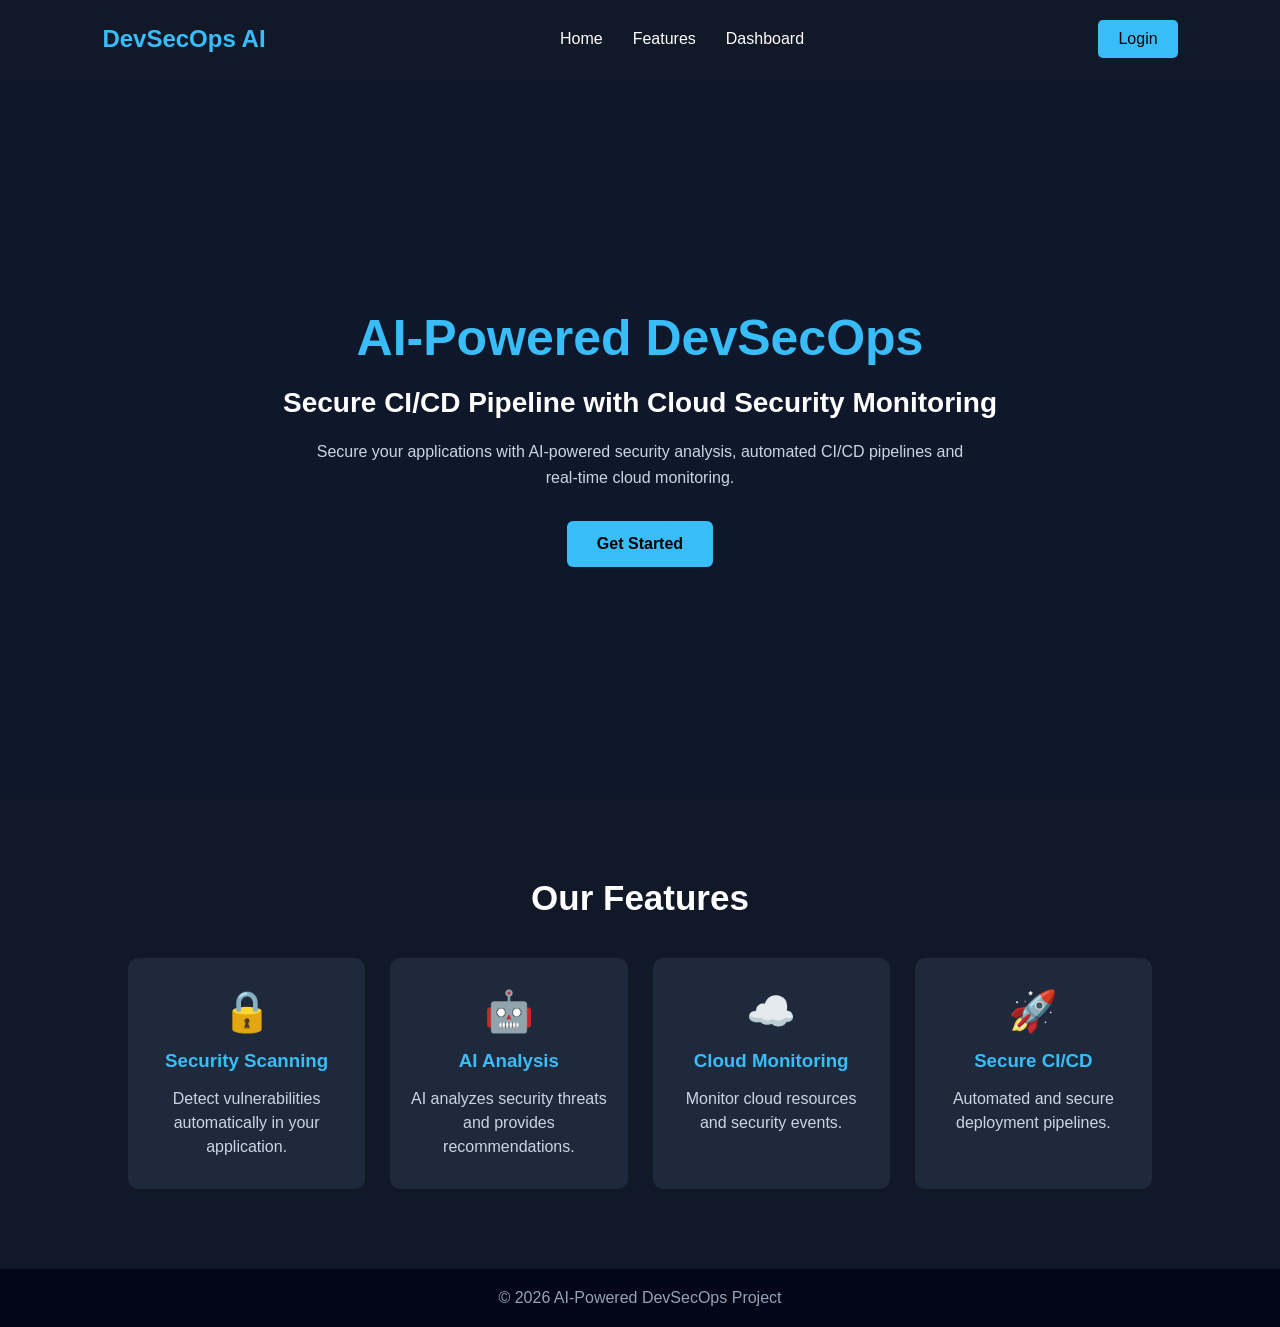
<file: frontend/index.html>
<!DOCTYPE html>
<html lang="en">

<head>
    <meta charset="UTF-8">
    <meta name="viewport" content="width=device-width, initial-scale=1.0">

    <title>AI DevSecOps</title>

    <link rel="stylesheet" href="css/style.css">
</head>

<body>

    <nav class="navbar">

        <div class="logo">
            DevSecOps AI
        </div>

        <ul class="nav-links">
            <li><a href="#home">Home</a></li>
            <li><a href="#features">Features</a></li>
            <li><a href="dashboard.html">Dashboard</a></li>
        </ul>

        <a href="login.html" class="login-btn">
            Login
        </a>

    </nav>


    <section class="hero" id="home">

        <div class="hero-content">

            <h1>
                AI-Powered DevSecOps
            </h1>

            <h2>
                Secure CI/CD Pipeline with Cloud Security Monitoring
            </h2>

            <p>
                Secure your applications with AI-powered security analysis,
                automated CI/CD pipelines and real-time cloud monitoring.
            </p>

            <a href="dashboard.html" class="start-btn">
                Get Started
            </a>

        </div>

    </section>

    <section class="features" id="features">

        <h2>Our Features</h2>

        <div class="feature-container">


            <div class="card">

                <div class="icon">🔒</div>

                <h3>Security Scanning</h3>

                <p>
                    Detect vulnerabilities automatically
                    in your application.
                </p>

            </div>


            <div class="card">

                <div class="icon">🤖</div>

                <h3>AI Analysis</h3>

                <p>
                    AI analyzes security threats
                    and provides recommendations.
                </p>

            </div>


            <div class="card">

                <div class="icon">☁️</div>

                <h3>Cloud Monitoring</h3>

                <p>
                    Monitor cloud resources
                    and security events.
                </p>

            </div>


            <div class="card">

                <div class="icon">🚀</div>

                <h3>Secure CI/CD</h3>

                <p>
                    Automated and secure
                    deployment pipelines.
                </p>

            </div>


        </div>

    </section>

    <footer>

        <p>
            © 2026 AI-Powered DevSecOps Project
        </p>

    </footer>


    <script src="js/main.js"></script>

</body>

</html>
</file>
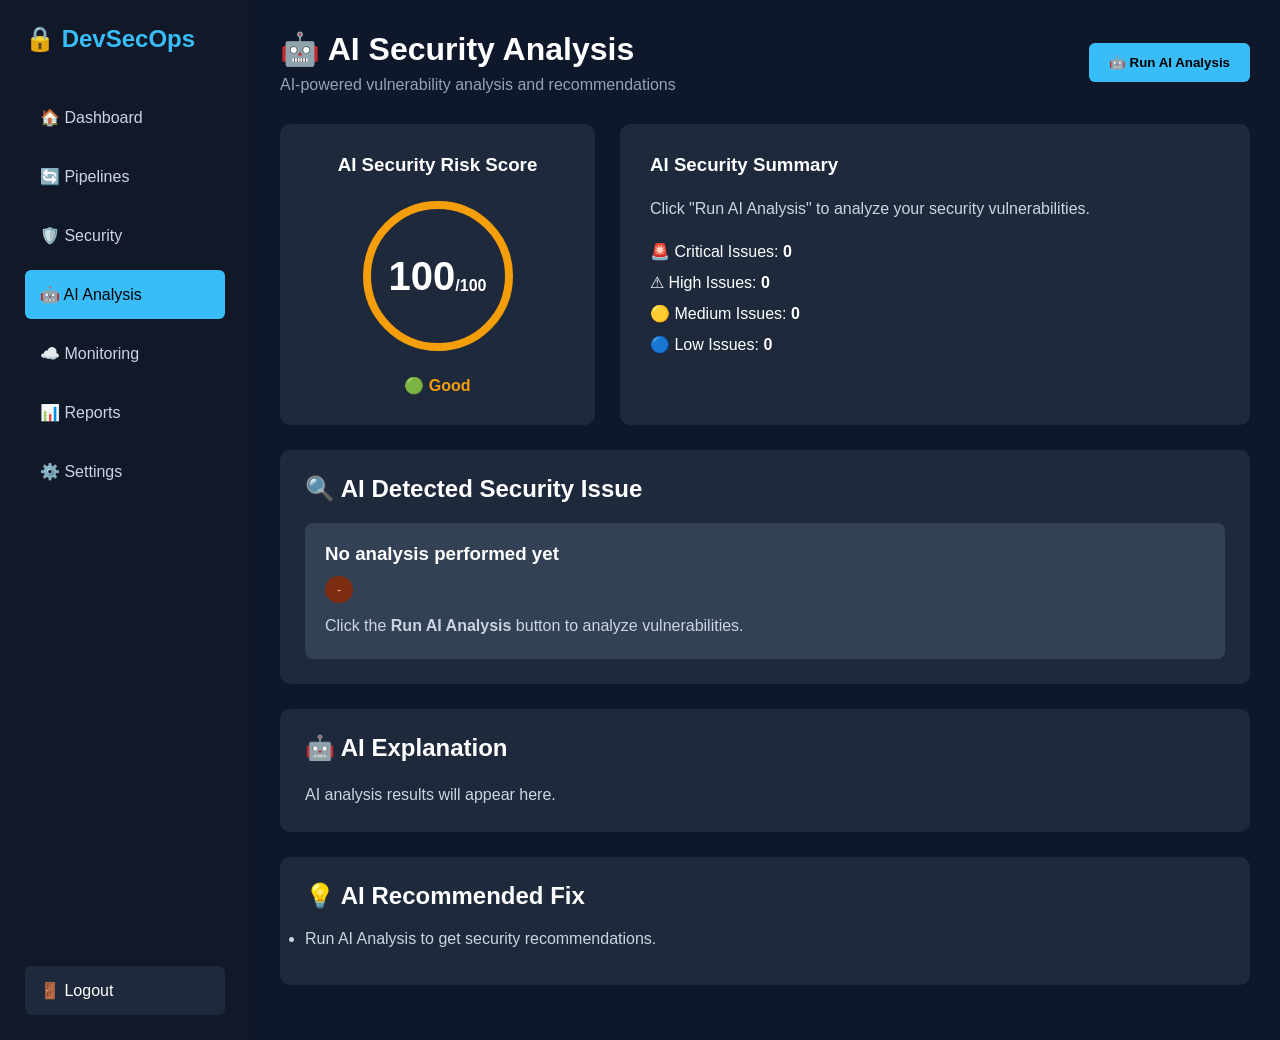
<file: frontend/ai-analysis.html>
<!DOCTYPE html>
<html lang="en">

<head>

    <meta charset="UTF-8">

    <meta name="viewport" content="width=device-width, initial-scale=1.0">

    <title>AI Security Analysis - DevSecOps</title>

    <link rel="stylesheet" href="css/ai-analysis.css">

</head>


<body>


    <div class="ai-container">


        <!-- ==============================
             SIDEBAR
        =============================== -->

        <aside class="sidebar">

            <div class="sidebar-logo">

                <h2>
                    🔒 DevSecOps
                </h2>

            </div>


            <ul class="menu">

                <li>

                    <a href="dashboard.html">
                        🏠 Dashboard
                    </a>

                </li>


                <li>

                    <a href="pipelines.html">
                        🔄 Pipelines
                    </a>

                </li>


                <li>

                    <a href="vulnerabilities.html">
                        🛡️ Security
                    </a>

                </li>


                <li class="active">

                    🤖 AI Analysis

                </li>


                <li>

                    <a href="monitoring.html">
                        ☁️ Monitoring
                    </a>

                </li>


                <li>

                    <a href="reports.html">
                        📊 Reports
                    </a>

                </li>


                <li>

                    <a href="settings.html">
                        ⚙️ Settings
                    </a>

                </li>

            </ul>


            <a href="#" class="logout" id="logoutBtn">

                🚪 Logout

            </a>

        </aside>



        <!-- ==============================
             MAIN CONTENT
        =============================== -->

        <main class="main-content">


            <!-- PAGE HEADER -->

            <div class="page-header">

                <div>

                    <h1>
                        🤖 AI Security Analysis
                    </h1>

                    <p>
                        AI-powered vulnerability analysis
                        and recommendations
                    </p>

                </div>


                <button id="analyzeBtn">

                    🤖 Run AI Analysis

                </button>

            </div>



            <!-- ==============================
                 RISK SECTION
            =============================== -->

            <section class="risk-section">


                <!-- RISK SCORE -->

                <div class="risk-card">

                    <h3>
                        AI Security Risk Score
                    </h3>


                    <div class="score-circle">

                        <span id="riskScore">
                            100
                        </span>

                        <small>
                            /100
                        </small>

                    </div>


                    <p id="riskLevel">
                        🟢 Good
                    </p>

                </div>



                <!-- SUMMARY -->

                <div class="summary-card">

                    <h3>
                        AI Security Summary
                    </h3>


                    <p id="aiSummary">

                        Click "Run AI Analysis" to
                        analyze your security vulnerabilities.

                    </p>


                    <div class="summary-list">


                        <p>

                            🚨 Critical Issues:

                            <b id="criticalIssues">
                                0
                            </b>

                        </p>


                        <p>

                            ⚠ High Issues:

                            <b id="highIssues">
                                0
                            </b>

                        </p>


                        <p>

                            🟡 Medium Issues:

                            <b id="mediumIssues">
                                0
                            </b>

                        </p>


                        <p>

                            🔵 Low Issues:

                            <b id="lowIssues">
                                0
                            </b>

                        </p>


                    </div>

                </div>

            </section>



            <!-- ==============================
                 DETECTED ISSUE
            =============================== -->

            <section class="analysis-box">

                <h2>
                    🔍 AI Detected Security Issue
                </h2>


                <div class="issue-card" id="issueCard">

                    <h3 id="issueTitle">

                        No analysis performed yet

                    </h3>


                    <span class="severity" id="issueSeverity">

                        -

                    </span>


                    <p id="issueDescription">

                        Click the
                        <b>Run AI Analysis</b>
                        button to analyze vulnerabilities.

                    </p>

                </div>

            </section>



            <!-- ==============================
                 AI EXPLANATION
            =============================== -->

            <section class="analysis-box">

                <h2>
                    🤖 AI Explanation
                </h2>


                <p id="aiExplanation">

                    AI analysis results will appear here.

                </p>

            </section>



            <!-- ==============================
                 RECOMMENDATION
            =============================== -->

            <section class="analysis-box recommendation">

                <h2>
                    💡 AI Recommended Fix
                </h2>


                <ul id="recommendationList">

                    <li>
                        Run AI Analysis to get
                        security recommendations.
                    </li>

                </ul>

            </section>


        </main>

    </div>



    <script src="js/ai-analysis.js"></script>


</body>

</html>
</file>
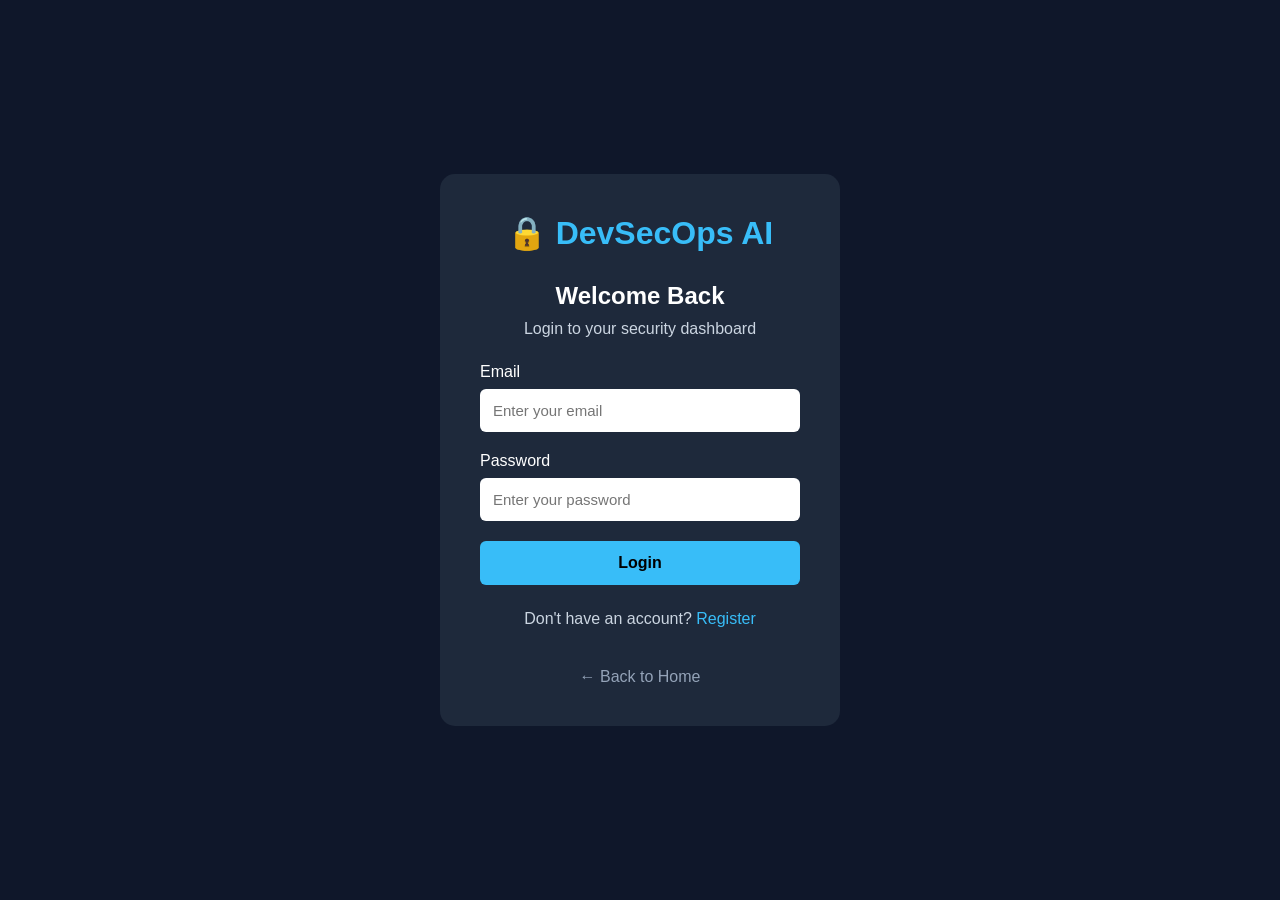
<file: frontend/Dashboard.html>
<!DOCTYPE html>
<html lang="en">

<head>

    <meta charset="UTF-8">

    <meta name="viewport" content="width=device-width, initial-scale=1.0">

    <title>Dashboard - AI DevSecOps</title>

    <link rel="stylesheet" href="css/dashboard.css">

</head>

<body>

    <div class="dashboard-container">

        <aside class="sidebar">

            <div class="sidebar-logo">
                <h2>🔒 DevSecOps</h2>
            </div>

            <ul class="menu">

                <li class="active">
                    🏠 Dashboard
                </li>

                <li>
                    <a href="pipelines.html">🔄 Pipelines</a>
                </li>

                <li>
                    <a href="vulnerabilities.html">
                        🛡️ Security
                    </a>
                </li>

                <li>
                    <a href="ai-analysis.html">
                        🤖 AI Analysis
                    </a>
                </li>

                <li>
                    <a href="monitoring.html">
                        ☁️ Monitoring
                    </a>
                </li>

                <li>
                    <a href="reports.html">
                        📊 Reports
                    </a>
                </li>

                <li>
                    <a href="settings.html">
                        ⚙️ Settings
                    </a>
                </li>

            </ul>

            <a href="#" class="logout" id="logoutBtn">
                🚪 Logout
            </a>

        </aside>


        <main class="main-content">

            <div class="topbar">

                <div>

                    <h1>
                        Welcome, <span id="userName">User</span> 👋
                    </h1>

                    <p>Welcome to AI-Powered DevSecOps</p>

                </div>

                <div class="profile">

                    🔔

                    <span>👤 Admin</span>

                </div>

            </div>


            <!-- DASHBOARD CARDS -->

            <section class="cards">

                <div class="dashboard-card">

                    <h3>Security Score</h3>

                    <h2 class="score" id="securityScore">
                        --/100
                    </h2>

                    <p id="securityStatus">
                        Loading...
                    </p>

                </div>


                <div class="dashboard-card">

                    <h3>Critical Issues</h3>

                    <h2 class="critical" id="criticalIssues">
                        0
                    </h2>

                    <p>Needs Attention</p>

                </div>


                <div class="dashboard-card">

                    <h3>High Issues</h3>

                    <h2 class="high" id="highIssues">
                        0
                    </h2>

                    <p>Review Required</p>

                </div>


                <div class="dashboard-card">

                    <h3>Pipeline Status</h3>

                    <h2 id="pipelineStatus">
                        Loading...
                    </h2>

                    <p id="pipelineMessage">
                        Checking latest build...
                    </p>

                </div>

            </section>


            <!-- SECURITY OVERVIEW -->

            <section class="content-box">

                <h2>Security Overview</h2>

                <div class="progress-container">

                    <div class="progress-bar">

                        <div class="progress" id="securityProgress">
                            0%
                        </div>

                    </div>

                </div>

            </section>


            <!-- RECENT ACTIVITY -->

            <section class="content-box">

                <h2>Recent Activity</h2>

                <div id="recentActivity">

                    <div class="activity">

                        <span>⏳</span>

                        Loading recent activity...

                    </div>

                </div>

            </section>


        </main>

    </div>


    <script src="js/dashboard.js"></script>

</body>

</html>
</file>
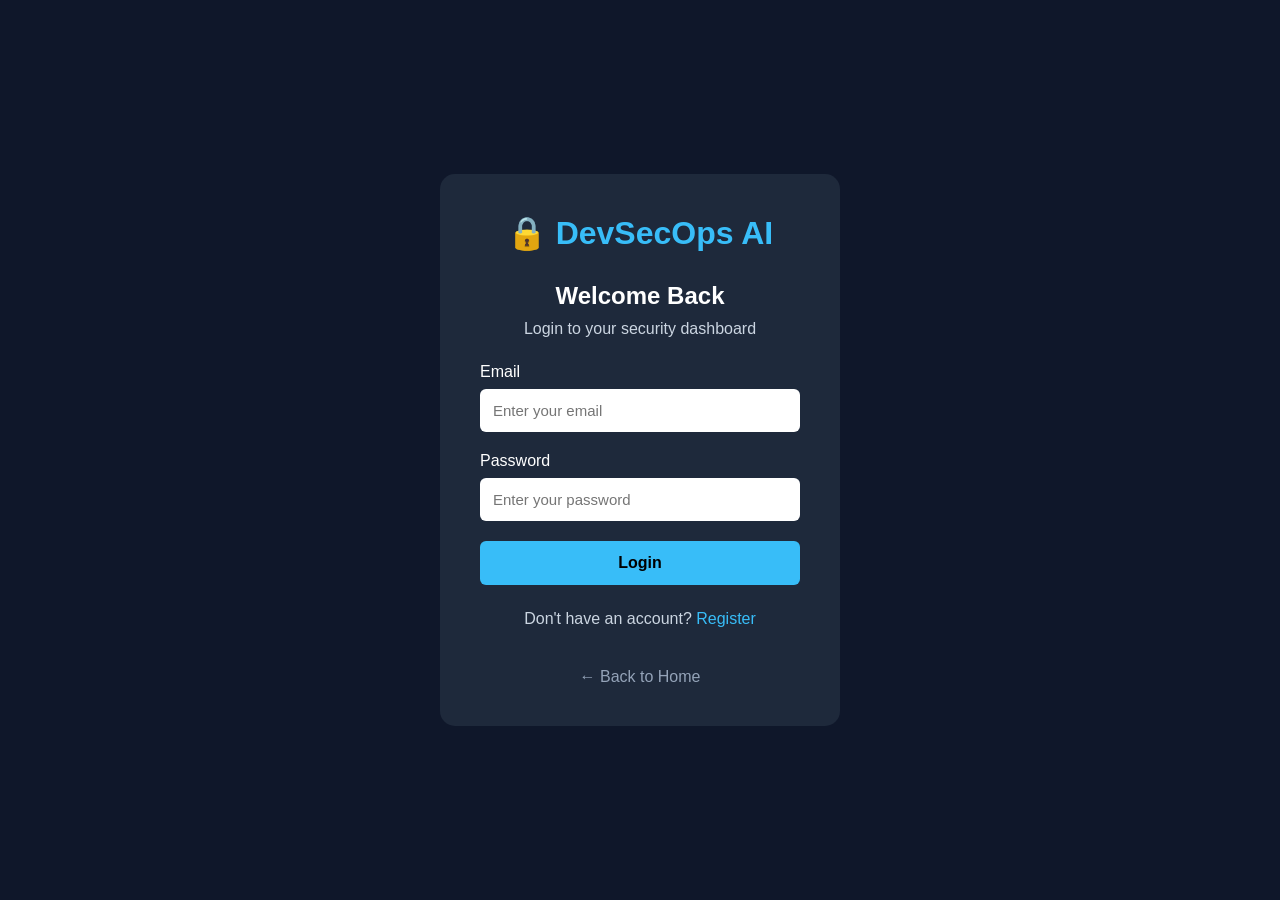
<file: frontend/login.html>
<!DOCTYPE html>
<html lang="en">

<head>
    <meta charset="UTF-8">
    <meta name="viewport" content="width=device-width, initial-scale=1.0">

    <title>Login - AI DevSecOps</title>

    <link rel="stylesheet" href="css/auth.css">
</head>

<body>

    <div class="auth-container">

        <div class="auth-box">

            <h1>🔒 DevSecOps AI</h1>

            <h2>Welcome Back</h2>

            <p>Login to your security dashboard</p>


            <form id="loginForm">

                <label>Email</label>

                <input type="email" id="email" placeholder="Enter your email" required>


                <label>Password</label>

                <input type="password" id="password" placeholder="Enter your password" required>


                <button type="submit">
                    Login
                </button>

            </form>


            <p class="bottom-text">

                Don't have an account?

                <a href="register.html">
                    Register
                </a>

            </p>

            <a href="index.html" class="back-btn">
                ← Back to Home
            </a>

        </div>

    </div>

    <script src="js/auth.js"></script>

</body>

</html>
</file>
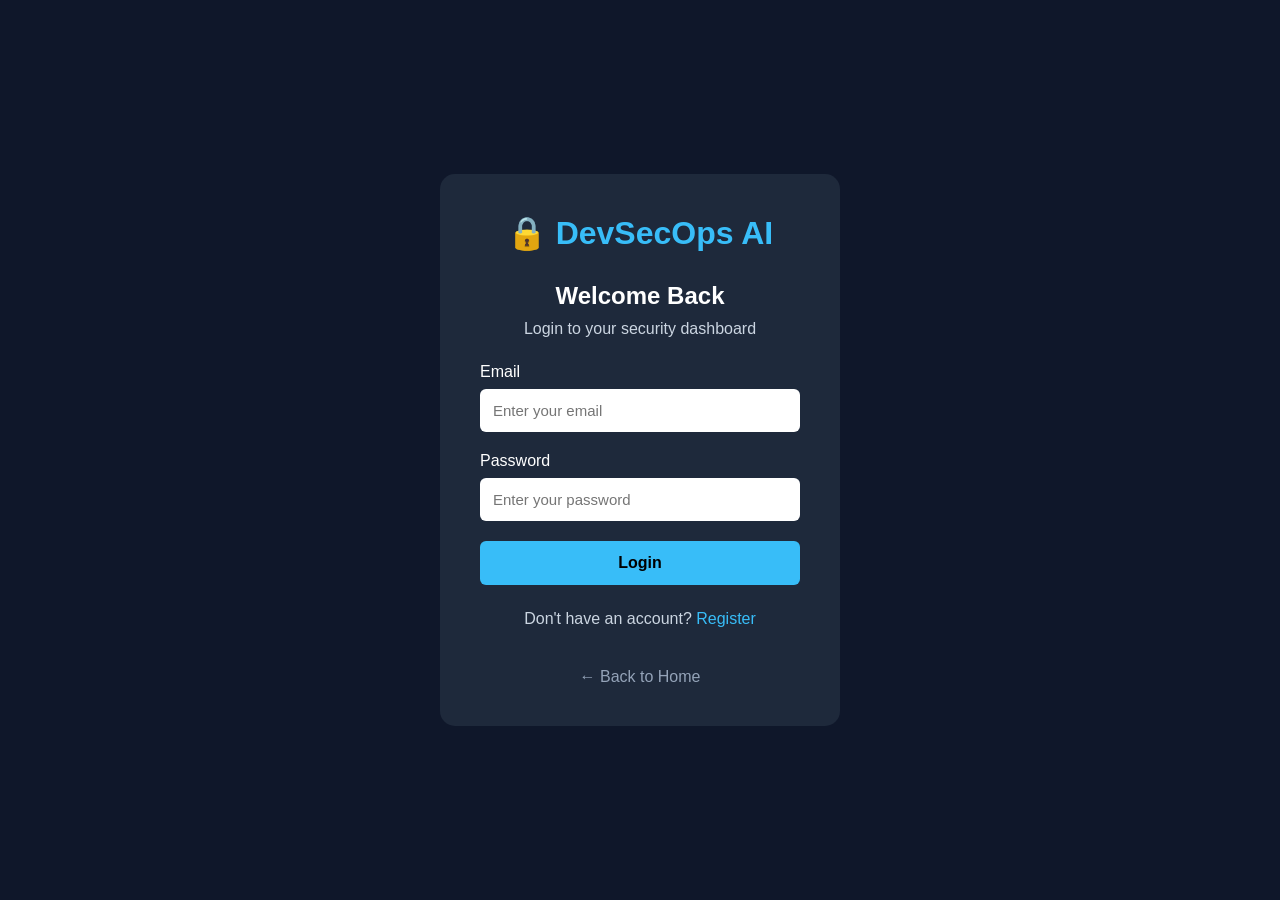
<file: frontend/monitoring.html>
<!DOCTYPE html>
<html lang="en">

<head>

    <meta charset="UTF-8">

    <meta name="viewport" content="width=device-width, initial-scale=1.0">

    <title>Cloud Monitoring - DevSecOps</title>

    <link rel="stylesheet" href="css/monitoring.css">

</head>

<body>

    <div class="monitoring-container">

        <!-- Sidebar -->

        <aside class="sidebar">

            <div class="sidebar-logo">
                <h2>🔒 DevSecOps</h2>
            </div>

            <ul class="menu">

                <li>
                    <a href="dashboard.html">🏠 Dashboard</a>
                </li>

                <li>
                    <a href="pipelines.html">🔄 Pipelines</a>
                </li>

                <li>
                    <a href="vulnerabilities.html">🛡️ Security</a>
                </li>

                <li>
                    <a href="ai-analysis.html">🤖 AI Analysis</a>
                </li>

                <li class="active">
                    ☁️ Monitoring
                </li>

                <li>
                    <a href="reports.html">📊 Reports</a>
                </li>

                <li>
                    <a href="settings.html">⚙️ Settings</a>
                </li>

            </ul>

            <a href="#" class="logout" id="logoutBtn">
                🚪 Logout
            </a>

        </aside>


        <!-- Main Content -->

        <main class="main-content">

            <!-- Header -->

            <div class="page-header">

                <div>

                    <h1>☁️ Cloud Security Monitoring</h1>

                    <p>
                        Monitor your cloud infrastructure and security status
                    </p>

                </div>

                <div>

                    <button id="addServiceBtn">
                        ➕ Add Service
                    </button>

                    <button id="refreshBtn">
                        🔄 Refresh Data
                    </button>

                </div>

            </div>


            <!-- Add Service Form -->

            <section class="content-box" id="addServiceBox" style="display: none;">

                <h2>➕ Add Monitoring Service</h2>

                <div class="usage">

                    <p>Service Name</p>

                    <input type="text" id="serviceName" placeholder="Example: DevSecOps Cloud Server">

                </div>


                <div class="usage">

                    <p>Status</p>

                    <select id="serviceStatus">

                        <option value="Online">
                            Online
                        </option>

                        <option value="Warning">
                            Warning
                        </option>

                        <option value="Offline">
                            Offline
                        </option>

                    </select>

                </div>


                <div class="usage">

                    <p>Uptime (%)</p>

                    <input type="number" id="serviceUptime" value="99.9" min="0" max="100">

                </div>


                <div class="usage">

                    <p>Response Time (ms)</p>

                    <input type="number" id="serviceResponseTime" value="120" min="0">

                </div>


                <button id="saveServiceBtn">
                    💾 Save Service
                </button>

            </section>


            <!-- Monitoring Cards -->

            <section class="monitoring-cards">

                <div class="monitor-card">

                    <h3>🖥️ CPU Usage</h3>

                    <h2 id="cpu">45%</h2>

                    <p>Current Server Usage</p>

                </div>


                <div class="monitor-card">

                    <h3>💾 Memory Usage</h3>

                    <h2 id="memory">62%</h2>

                    <p>Current Memory Usage</p>

                </div>


                <div class="monitor-card">

                    <h3>📁 Disk Usage</h3>

                    <h2 id="disk">38%</h2>

                    <p>Storage Usage</p>

                </div>


                <div class="monitor-card">

                    <h3>🟢 Server Status</h3>

                    <h2 id="serverStatus">
                        Healthy
                    </h2>

                    <p>Cloud Server Running</p>

                </div>

            </section>


            <!-- Resource Usage -->

            <section class="content-box">

                <h2>📊 Resource Usage</h2>


                <div class="usage">

                    <p>CPU Usage</p>

                    <div class="progress-bar">

                        <div class="progress cpu-progress" id="cpuBar" style="width: 45%;"></div>

                    </div>

                </div>


                <div class="usage">

                    <p>Memory Usage</p>

                    <div class="progress-bar">

                        <div class="progress memory-progress" id="memoryBar" style="width: 62%;"></div>

                    </div>

                </div>


                <div class="usage">

                    <p>Disk Usage</p>

                    <div class="progress-bar">

                        <div class="progress disk-progress" id="diskBar" style="width: 38%;"></div>

                    </div>

                </div>

            </section>


            <!-- Monitoring Services -->

            <section class="content-box">

                <h2>☁️ Monitoring Services</h2>

                <div id="monitoringList">

                    <p>
                        Loading monitoring services...
                    </p>

                </div>

            </section>


            <!-- Security Alerts -->

            <section class="content-box">

                <h2>🚨 Recent Security Alerts</h2>


                <div class="alert high-alert">

                    <span>⚠️</span>

                    <div>

                        <h3>High CPU Usage Detected</h3>

                        <p>
                            Server CPU usage exceeded normal threshold.
                        </p>

                    </div>

                </div>


                <div class="alert warning-alert">

                    <span>🛡️</span>

                    <div>

                        <h3>Suspicious Login Attempt</h3>

                        <p>
                            Multiple failed login attempts detected.
                        </p>

                    </div>

                </div>


                <div class="alert success-alert">

                    <span>✅</span>

                    <div>

                        <h3>Security Scan Completed</h3>

                        <p>
                            Cloud infrastructure security scan completed successfully.
                        </p>

                    </div>

                </div>

            </section>

        </main>

    </div>


    <script src="js/monitoring.js"></script>

</body>

</html>
</file>
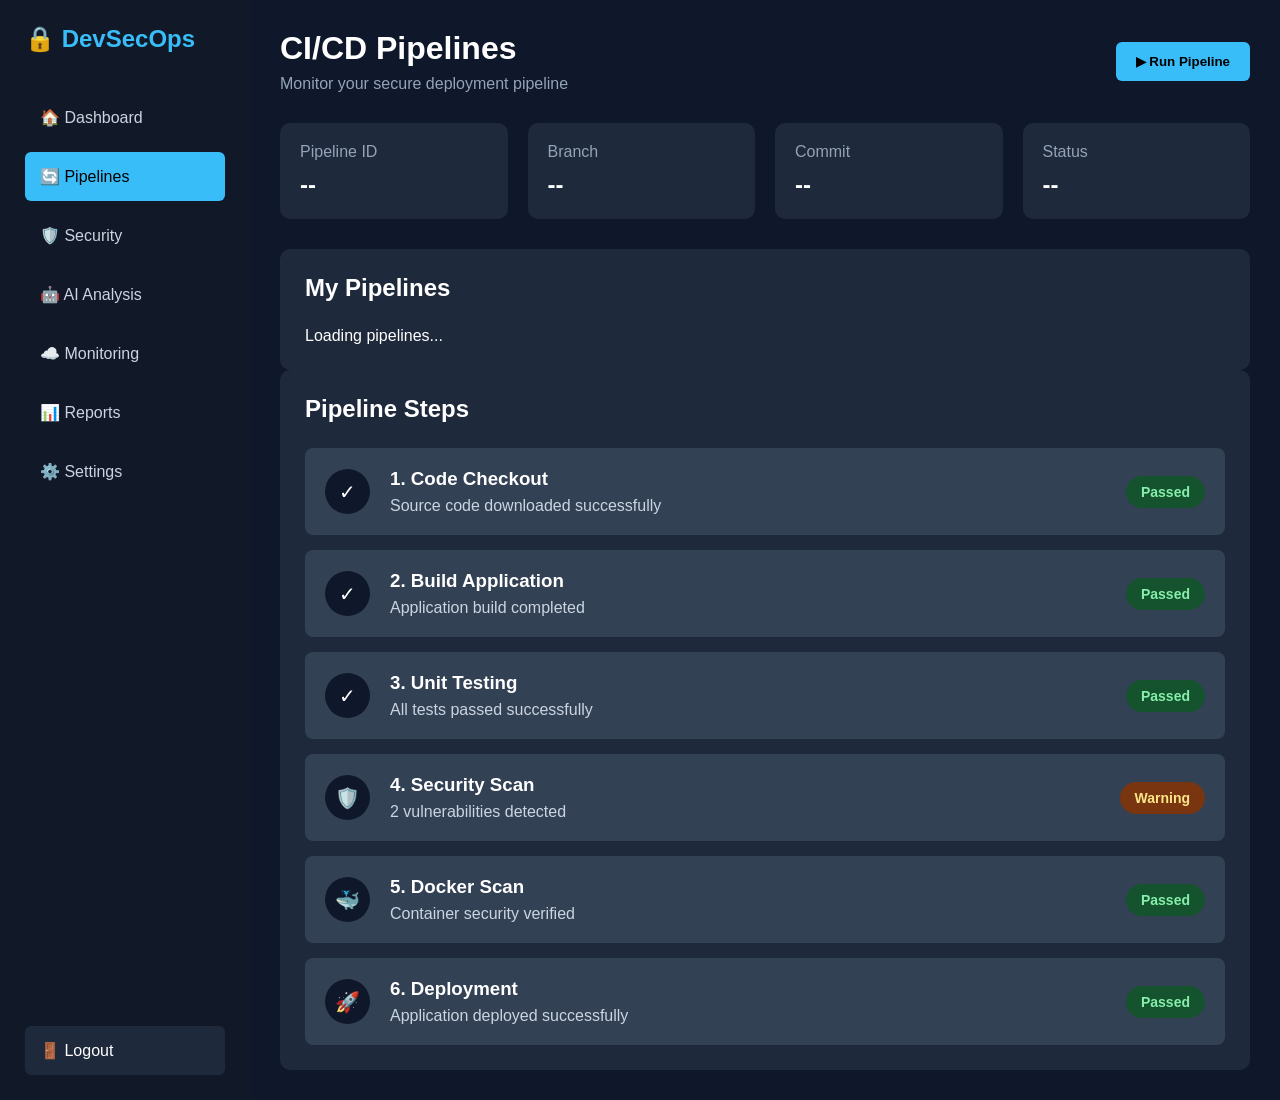
<file: frontend/pipelines.html>
<!DOCTYPE html>
<html lang="en">

<head>
    <meta charset="UTF-8">
    <meta name="viewport" content="width=device-width, initial-scale=1.0">

    <title>CI/CD Pipelines - DevSecOps</title>

    <link rel="stylesheet" href="css/pipeline.css">
</head>

<body>

    <div class="pipeline-container">


        <!-- SIDEBAR -->

        <aside class="sidebar">

            <div class="sidebar-logo">
                <h2>🔒 DevSecOps</h2>
            </div>

            <ul class="menu">

                <li>
                    <a href="dashboard.html">🏠 Dashboard</a>
                </li>

                <li class="active">
                    🔄 Pipelines
                </li>

                <li>
                    <a href="vulnerabilities.html">
                        🛡️ Security
                    </a>
                </li>

                <li>
                    <a href="ai-analysis.html">
                        🤖 AI Analysis
                    </a>
                </li>

                <li>
                    <a href="monitoring.html">
                        ☁️ Monitoring
                    </a>
                </li>

                <li>
                    <a href="reports.html">
                        📊 Reports
                    </a>
                </li>

                <li>
                    <a href="settings.html">
                        ⚙️ Settings
                    </a>
                </li>

            </ul>


            <a href="#" class="logout" id="logoutBtn">
                🚪 Logout
            </a>

        </aside>


        <!-- MAIN CONTENT -->

        <main class="main-content">


            <!-- PAGE HEADER -->

            <div class="page-header">

                <div>

                    <h1>CI/CD Pipelines</h1>

                    <p>
                        Monitor your secure deployment pipeline
                    </p>

                </div>


                <button id="runPipeline">
                    ▶ Run Pipeline
                </button>

            </div>



            <!-- PIPELINE INFO -->

            <section class="pipeline-info">

                <div class="info-card">

                    <p>Pipeline ID</p>

                    <h2 id="pipelineId">
                        --
                    </h2>

                </div>


                <div class="info-card">

                    <p>Branch</p>

                    <h2 id="pipelineBranch">
                        --
                    </h2>

                </div>


                <div class="info-card">

                    <p>Commit</p>

                    <h2 id="pipelineCommit">
                        --
                    </h2>

                </div>


                <div class="info-card">

                    <p>Status</p>

                    <h2 id="pipelineStatus">
                        --
                    </h2>

                </div>

            </section>



            <!-- BACKEND PIPELINES -->

            <section class="pipeline-box">

                <h2>My Pipelines</h2>


                <!-- JavaScript yahan pipelines show karega -->

                <div id="pipelineList">

                    <p>
                        Loading pipelines...
                    </p>

                </div>

            </section>



            <!-- PIPELINE STEPS -->

            <section class="pipeline-box">

                <h2>Pipeline Steps</h2>


                <div class="pipeline-step">

                    <div class="step-icon">
                        ✓
                    </div>

                    <div>

                        <h3>
                            1. Code Checkout
                        </h3>

                        <p>
                            Source code downloaded successfully
                        </p>

                    </div>

                    <span class="status passed">
                        Passed
                    </span>

                </div>



                <div class="pipeline-step">

                    <div class="step-icon">
                        ✓
                    </div>

                    <div>

                        <h3>
                            2. Build Application
                        </h3>

                        <p>
                            Application build completed
                        </p>

                    </div>

                    <span class="status passed">
                        Passed
                    </span>

                </div>



                <div class="pipeline-step">

                    <div class="step-icon">
                        ✓
                    </div>

                    <div>

                        <h3>
                            3. Unit Testing
                        </h3>

                        <p>
                            All tests passed successfully
                        </p>

                    </div>

                    <span class="status passed">
                        Passed
                    </span>

                </div>



                <div class="pipeline-step">

                    <div class="step-icon">
                        🛡️
                    </div>

                    <div>

                        <h3>
                            4. Security Scan
                        </h3>

                        <p>
                            2 vulnerabilities detected
                        </p>

                    </div>

                    <span class="status warning">
                        Warning
                    </span>

                </div>



                <div class="pipeline-step">

                    <div class="step-icon">
                        🐳
                    </div>

                    <div>

                        <h3>
                            5. Docker Scan
                        </h3>

                        <p>
                            Container security verified
                        </p>

                    </div>

                    <span class="status passed">
                        Passed
                    </span>

                </div>



                <div class="pipeline-step">

                    <div class="step-icon">
                        🚀
                    </div>

                    <div>

                        <h3>
                            6. Deployment
                        </h3>

                        <p>
                            Application deployed successfully
                        </p>

                    </div>

                    <span class="status passed">
                        Passed
                    </span>

                </div>

            </section>


        </main>

    </div>



    <!-- PIPELINE JAVASCRIPT -->

    <script src="js/pipeline.js"></script>


</body>

</html>
</file>
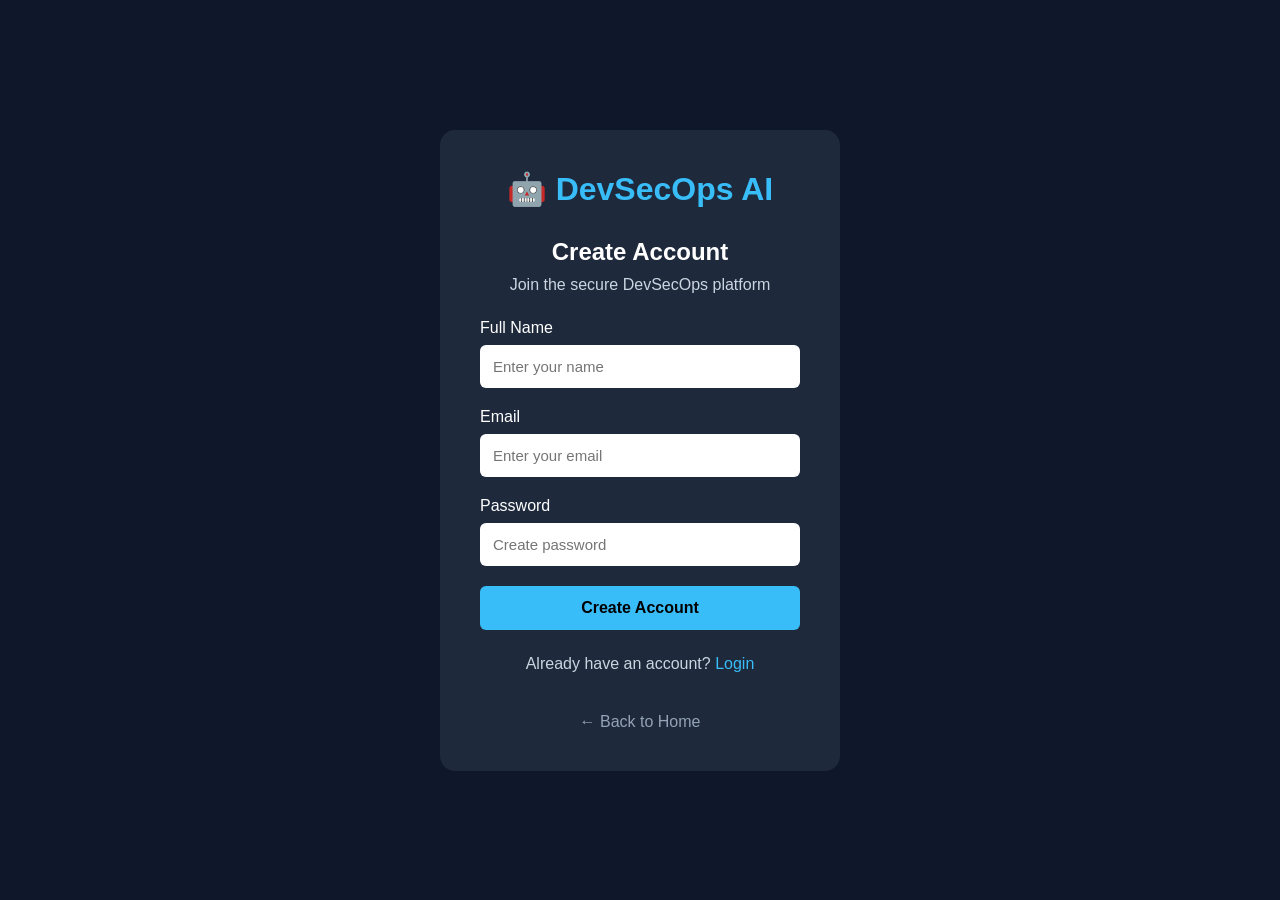
<file: frontend/register.html>
<!DOCTYPE html>
<html lang="en">

<head>

    <meta charset="UTF-8">

    <meta name="viewport" content="width=device-width, initial-scale=1.0">

    <title>Register - AI DevSecOps</title>

    <link rel="stylesheet" href="css/auth.css">

</head>


<body>


    <div class="auth-container">

        <div class="auth-box">

            <h1>🤖 DevSecOps AI</h1>

            <h2>Create Account</h2>

            <p>Join the secure DevSecOps platform</p>


            <form id="registerForm">


                <label>Full Name</label>

                <input type="text" id="name" placeholder="Enter your name" required>


                <label>Email</label>

                <input type="email" id="registerEmail" placeholder="Enter your email" required>


                <label>Password</label>

                <input type="password" id="registerPassword" placeholder="Create password" required>


                <button type="submit">

                    Create Account

                </button>


            </form>


            <p class="bottom-text">

                Already have an account?

                <a href="login.html">

                    Login

                </a>

            </p>


            <a href="index.html" class="back-btn">

                ← Back to Home

            </a>


        </div>

    </div>


    <script src="js/auth.js"></script>

</body>

</html>
</file>
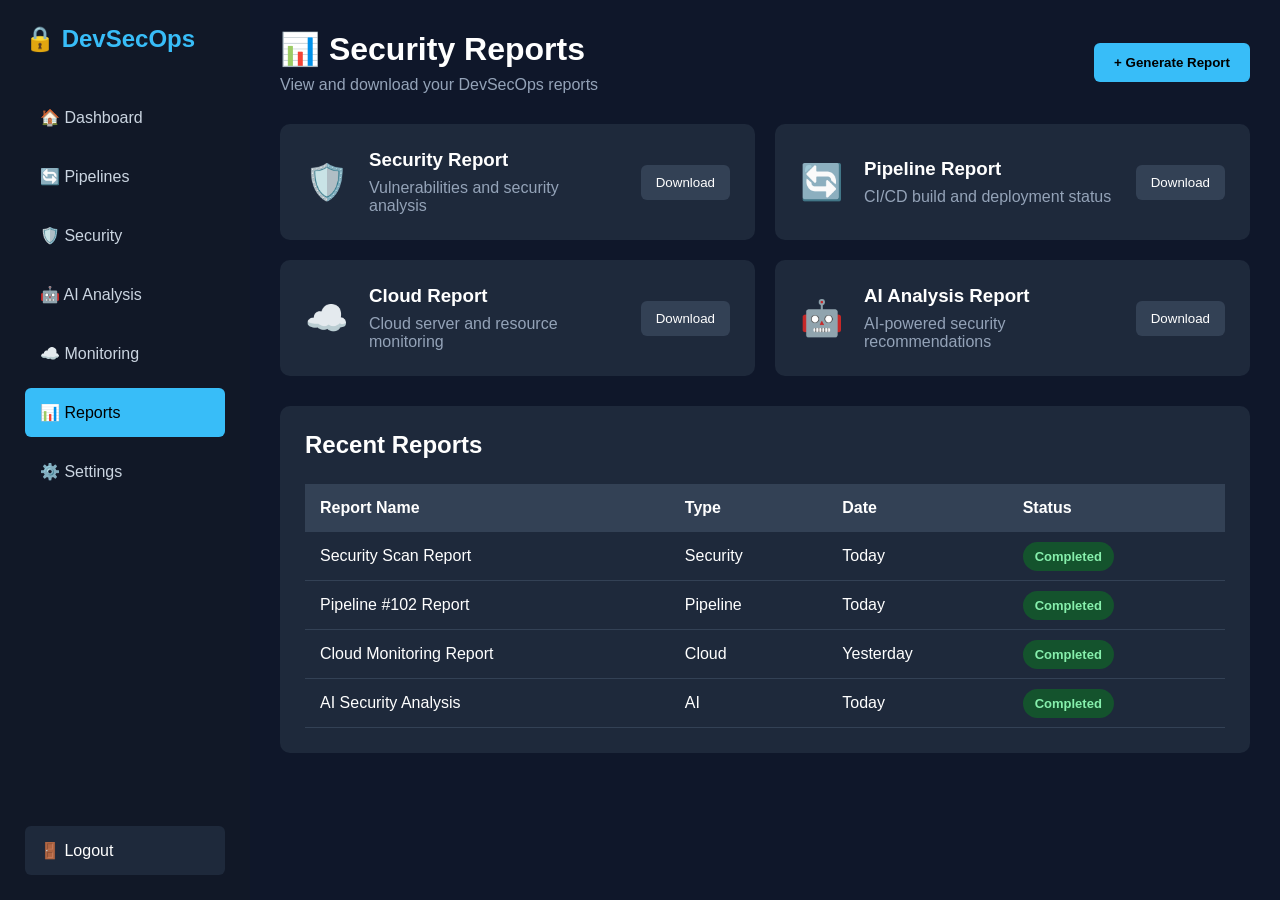
<file: frontend/reports.html>
<!DOCTYPE html>
<html lang="en">

<head>

    <meta charset="UTF-8">

    <meta name="viewport" content="width=device-width, initial-scale=1.0">

    <title>Reports - DevSecOps</title>

    <link rel="stylesheet" href="css/reports.css">

</head>

<body>


    <div class="reports-container">


        <!-- Sidebar -->

        <aside class="sidebar">

            <div class="sidebar-logo">

                <h2>🔒 DevSecOps</h2>

            </div>


            <ul class="menu">

                <li>
                    <a href="dashboard.html">🏠 Dashboard</a>
                </li>

                <li>
                    <a href="pipelines.html">🔄 Pipelines</a>
                </li>

                <li>
                    <a href="vulnerabilities.html">🛡️ Security</a>
                </li>

                <li>
                    <a href="ai-analysis.html">🤖 AI Analysis</a>
                </li>

                <li>
                    <a href="monitoring.html">☁️ Monitoring</a>
                </li>

                <li class="active">
                    📊 Reports
                </li>

                <li>
                    <a href="settings.html">
                        ⚙️ Settings
                    </a>
                </li>

            </ul>


            <a href="#" class="logout" id="logoutBtn">
                🚪 Logout
            </a>

        </aside>


        <!-- Main Content -->

        <main class="main-content">


            <div class="page-header">

                <div>

                    <h1>📊 Security Reports</h1>

                    <p>
                        View and download your DevSecOps reports
                    </p>

                </div>

                <button id="generateReport">

                    + Generate Report

                </button>

            </div>


            <!-- Report Cards -->

            <section class="report-cards">


                <div class="report-card">

                    <div class="report-icon">
                        🛡️
                    </div>

                    <div>

                        <h3>Security Report</h3>

                        <p>
                            Vulnerabilities and security analysis
                        </p>

                    </div>

                    <button class="downloadBtn">
                        Download
                    </button>

                </div>


                <div class="report-card">

                    <div class="report-icon">
                        🔄
                    </div>

                    <div>

                        <h3>Pipeline Report</h3>

                        <p>
                            CI/CD build and deployment status
                        </p>

                    </div>

                    <button class="downloadBtn">
                        Download
                    </button>

                </div>


                <div class="report-card">

                    <div class="report-icon">
                        ☁️
                    </div>

                    <div>

                        <h3>Cloud Report</h3>

                        <p>
                            Cloud server and resource monitoring
                        </p>

                    </div>

                    <button class="downloadBtn">
                        Download
                    </button>

                </div>


                <div class="report-card">

                    <div class="report-icon">
                        🤖
                    </div>

                    <div>

                        <h3>AI Analysis Report</h3>

                        <p>
                            AI-powered security recommendations
                        </p>

                    </div>

                    <button class="downloadBtn">
                        Download
                    </button>

                </div>


            </section>


            <!-- Recent Reports -->

            <section class="recent-reports">

                <h2>Recent Reports</h2>


                <div class="table-container">

                    <table>

                        <thead>

                            <tr>

                                <th>Report Name</th>

                                <th>Type</th>

                                <th>Date</th>

                                <th>Status</th>

                            </tr>

                        </thead>


                        <tbody>

                            <tr>

                                <td>Security Scan Report</td>

                                <td>Security</td>

                                <td>Today</td>

                                <td>
                                    <span class="status completed">
                                        Completed
                                    </span>
                                </td>

                            </tr>


                            <tr>

                                <td>Pipeline #102 Report</td>

                                <td>Pipeline</td>

                                <td>Today</td>

                                <td>
                                    <span class="status completed">
                                        Completed
                                    </span>
                                </td>

                            </tr>


                            <tr>

                                <td>Cloud Monitoring Report</td>

                                <td>Cloud</td>

                                <td>Yesterday</td>

                                <td>
                                    <span class="status completed">
                                        Completed
                                    </span>
                                </td>

                            </tr>


                            <!-- AI ANALYSIS -->

                            <tr>

                                <td>AI Security Analysis</td>

                                <td>AI</td>

                                <td>Today</td>

                                <td>
                                    <span class="status completed">
                                        Completed
                                    </span>
                                </td>

                            </tr>


                        </tbody>

                    </table>

                </div>

            </section>


        </main>

    </div>


    <script src="js/reports.js"></script>

</body>

</html>
</file>
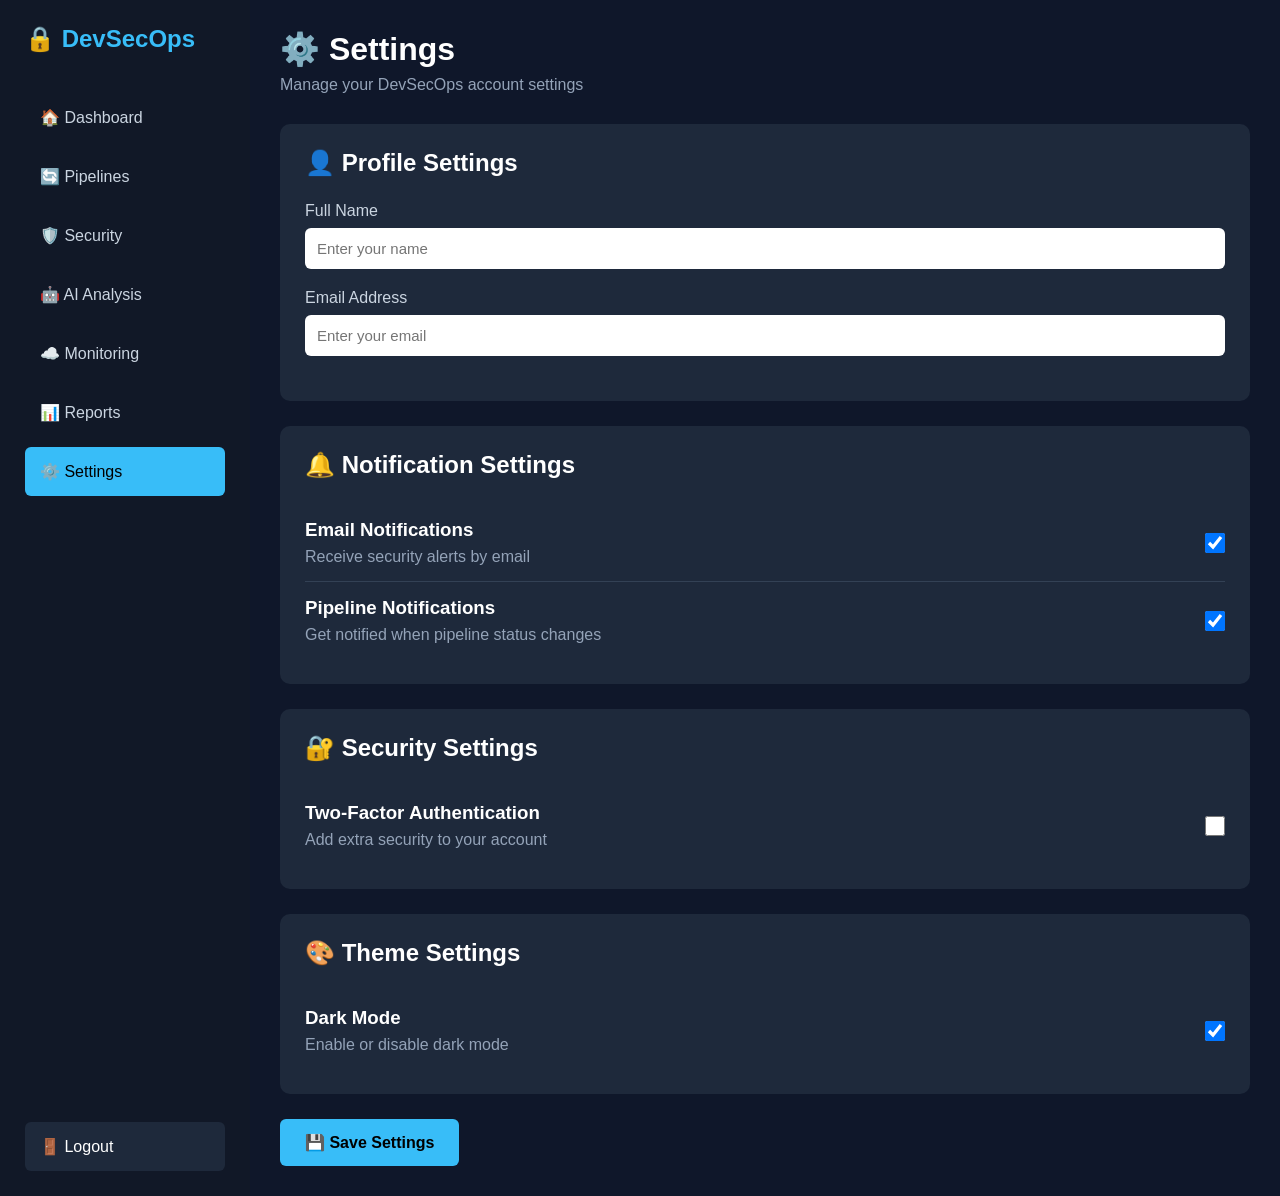
<file: frontend/settings.html>
<!DOCTYPE html>
<html lang="en">

<head>

    <meta charset="UTF-8">

    <meta name="viewport" content="width=device-width, initial-scale=1.0">

    <title>Settings - DevSecOps</title>

    <link rel="stylesheet" href="css/settings.css">

</head>

<body>


    <div class="settings-container">


        <!-- Sidebar -->

        <aside class="sidebar">

            <div class="sidebar-logo">

                <h2>🔒 DevSecOps</h2>

            </div>


            <ul class="menu">

                <li>
                    <a href="dashboard.html">🏠 Dashboard</a>
                </li>

                <li>
                    <a href="pipelines.html">🔄 Pipelines</a>
                </li>

                <li>
                    <a href="vulnerabilities.html">🛡️ Security</a>
                </li>

                <li>
                    <a href="ai-analysis.html">🤖 AI Analysis</a>
                </li>

                <li>
                    <a href="monitoring.html">☁️ Monitoring</a>
                </li>

                <li>
                    <a href="reports.html">📊 Reports</a>
                </li>

                <li class="active">
                    ⚙️ Settings
                </li>

            </ul>


            <a href="index.html" class="logout">
                🚪 Logout
            </a>

        </aside>


        <!-- Main Content -->

        <main class="main-content">


            <div class="page-header">

                <div>

                    <h1>⚙️ Settings</h1>

                    <p>
                        Manage your DevSecOps account settings
                    </p>

                </div>

            </div>


            <!-- Profile Settings -->

            <section class="settings-box">

                <h2>👤 Profile Settings</h2>

                <div class="form-group">

                    <label>Full Name</label>

                    <input type="text" id="fullName" placeholder="Enter your name">

                </div>


                <div class="form-group">

                    <label>Email Address</label>

                    <input type="email" id="email" placeholder="Enter your email">

                </div>

            </section>


            <!-- Notification Settings -->

            <section class="settings-box">

                <h2>🔔 Notification Settings</h2>

                <div class="setting-option">

                    <div>

                        <h3>Email Notifications</h3>

                        <p>
                            Receive security alerts by email
                        </p>

                    </div>

                    <input type="checkbox" id="emailNotification" checked>

                </div>


                <div class="setting-option">

                    <div>

                        <h3>Pipeline Notifications</h3>

                        <p>
                            Get notified when pipeline status changes
                        </p>

                    </div>

                    <input type="checkbox" id="pipelineNotification" checked>

                </div>

            </section>


            <!-- Security Settings -->

            <section class="settings-box">

                <h2>🔐 Security Settings</h2>

                <div class="setting-option">

                    <div>

                        <h3>Two-Factor Authentication</h3>

                        <p>
                            Add extra security to your account
                        </p>

                    </div>

                    <input type="checkbox" id="twoFactor">

                </div>

            </section>


            <!-- Theme Settings -->

            <section class="settings-box">

                <h2>🎨 Theme Settings</h2>

                <div class="setting-option">

                    <div>

                        <h3>Dark Mode</h3>

                        <p>
                            Enable or disable dark mode
                        </p>

                    </div>

                    <input type="checkbox" id="darkMode" checked>

                </div>

            </section>


            <!-- Save Button -->

            <button id="saveSettings">

                💾 Save Settings

            </button>


        </main>

    </div>


    <script src="js/settings.js"></script>

</body>

</html>
</file>
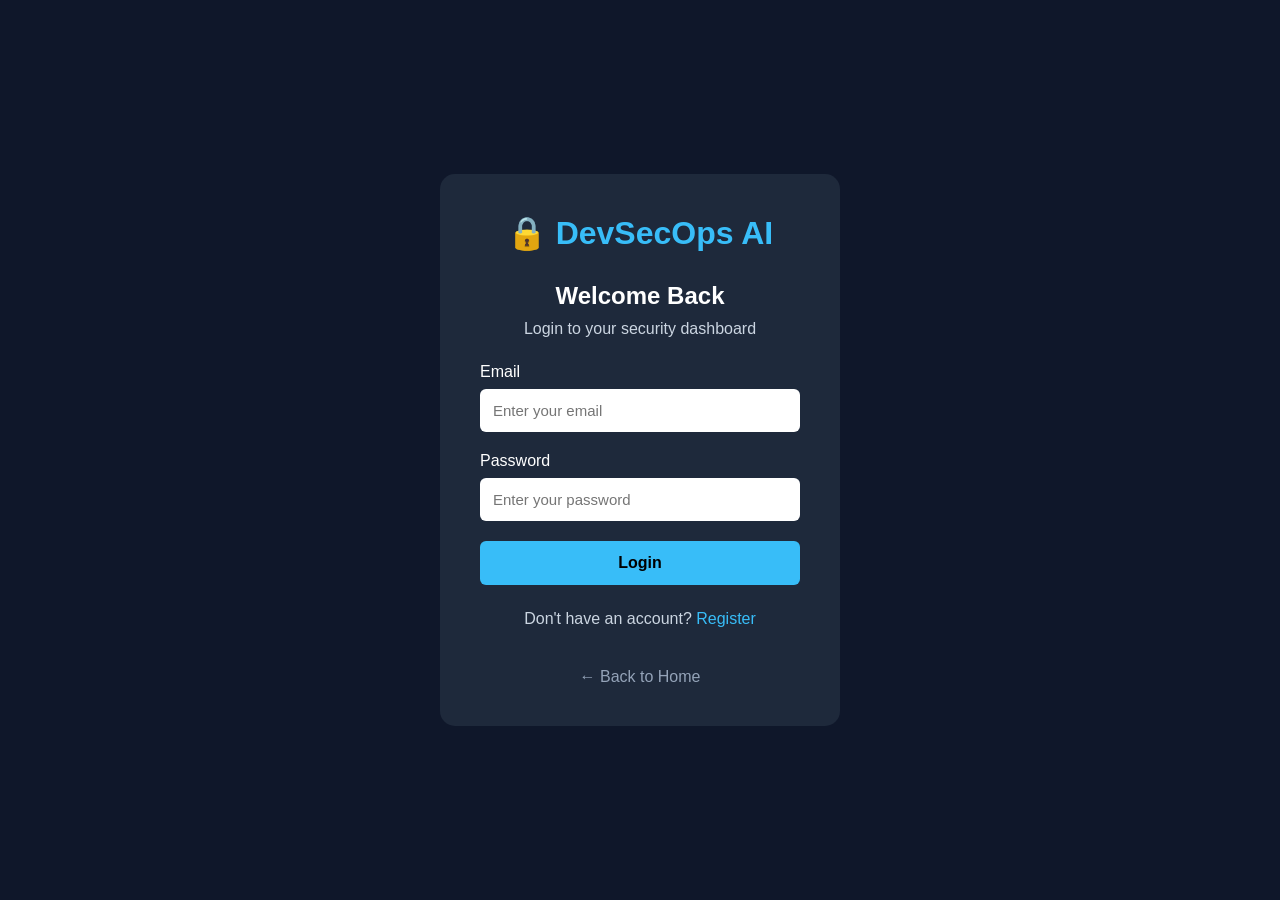
<file: frontend/vulnerabilities.html>
<!DOCTYPE html>
<html lang="en">

<head>

    <meta charset="UTF-8">

    <meta name="viewport" content="width=device-width, initial-scale=1.0">

    <title>Security Vulnerabilities - DevSecOps</title>

    <link rel="stylesheet" href="css/vulnerabilities.css">

</head>

<body>


    <div class="vulnerability-container">


        <!-- SIDEBAR -->

        <aside class="sidebar">

            <div class="sidebar-logo">

                <h2>🔒 DevSecOps</h2>

            </div>


            <ul class="menu">

                <li>
                    <a href="dashboard.html">🏠 Dashboard</a>
                </li>

                <li>
                    <a href="pipelines.html">🔄 Pipelines</a>
                </li>

                <li class="active">
                    🛡️ Security
                </li>

                <li>
                    <a href="ai-analysis.html">
                        🤖 AI Analysis
                    </a>
                </li>

                <li>
                    <a href="monitoring.html">
                        ☁️ Monitoring
                    </a>
                </li>

                <li>
                    <a href="reports.html">
                        📊 Reports
                    </a>
                </li>

                <li>
                    <a href="settings.html">
                        ⚙️ Settings
                    </a>
                </li>

            </ul>


            <a href="index.html" class="logout">
                🚪 Logout
            </a>

        </aside>


        <!-- MAIN CONTENT -->

        <main class="main-content">


            <!-- PAGE HEADER -->

            <div class="page-header">

                <div>

                    <h1>Security Vulnerabilities</h1>

                    <p>
                        Monitor and manage security issues
                    </p>

                </div>

                <!-- ADD VULNERABILITY BUTTON -->

                <button id="addVulnerabilityBtn" class="add-vulnerability-btn">

                    ➕ Add Vulnerability

                </button>

            </div>


            <!-- ADD VULNERABILITY FORM -->

            <div id="addVulnerabilityBox" class="add-vulnerability-box" style="display: none;">

                <h2>➕ Add Vulnerability</h2>


                <input type="text" id="vulnProject" placeholder="Project Name">


                <input type="text" id="vulnName" placeholder="Vulnerability Name">


                <select id="vulnSeverity">

                    <option value="Critical">
                        Critical
                    </option>

                    <option value="High" selected>
                        High
                    </option>

                    <option value="Medium">
                        Medium
                    </option>

                    <option value="Low">
                        Low
                    </option>

                </select>


                <input type="text" id="vulnFile" placeholder="File name e.g. login.js">


                <textarea id="vulnDescription" placeholder="Vulnerability description">
                </textarea>


                <button id="saveVulnerabilityBtn">

                    💾 Save Vulnerability

                </button>

            </div>


            <!-- SECURITY CARDS -->

            <section class="security-cards">


                <div class="security-card critical-card">

                    <p>Critical Issues</p>

                    <h2 id="criticalCount">
                        0
                    </h2>

                </div>


                <div class="security-card high-card">

                    <p>High Issues</p>

                    <h2 id="highCount">
                        0
                    </h2>

                </div>


                <div class="security-card medium-card">

                    <p>Medium Issues</p>

                    <h2 id="mediumCount">
                        0
                    </h2>

                </div>


                <div class="security-card low-card">

                    <p>Low Issues</p>

                    <h2 id="lowCount">
                        0
                    </h2>

                </div>


                <!-- SECURITY SCORE -->

                <div class="security-card score-card">

                    <p>Security Score</p>

                    <h2 id="securityScore">
                        100 / 100
                    </h2>

                    <span id="securityLevel">
                        Loading...
                    </span>

                </div>


            </section>


            <!-- SEARCH AND FILTER -->

            <section class="filter-section">

                <input type="text" id="searchInput" placeholder="Search vulnerability...">


                <select id="severityFilter">

                    <option value="all">
                        All Severity
                    </option>

                    <option value="critical">
                        Critical
                    </option>

                    <option value="high">
                        High
                    </option>

                    <option value="medium">
                        Medium
                    </option>

                    <option value="low">
                        Low
                    </option>

                </select>

            </section>


            <!-- VULNERABILITY TABLE -->

            <section class="table-container">

                <table>

                    <thead>

                        <tr>

                            <th>Vulnerability</th>

                            <th>Severity</th>

                            <th>Status</th>

                            <th>Project</th>

                            <th>Action</th>

                        </tr>

                    </thead>


                    <tbody id="vulnerabilityTable">

                        <tr>

                            <td colspan="5">

                                Loading vulnerabilities...

                            </td>

                        </tr>

                    </tbody>

                </table>

            </section>


        </main>

    </div>


    <script src="js/vulnerabilities.js"></script>


</body>

</html>
</file>
<file: frontend/css/style.css>
* {
    margin: 0;
    padding: 0;
    box-sizing: border-box;
}

body {
    font-family: Arial, sans-serif;
    background: #0f172a;
    color: white;
}

.navbar {
    display: flex;
    justify-content: space-between;
    align-items: center;

    padding: 20px 8%;

    background: #111827;
}

.logo {
    font-size: 24px;
    font-weight: bold;
    color: #38bdf8;
}

.nav-links {
    display: flex;
    list-style: none;
    gap: 30px;
}

.nav-links a {
    text-decoration: none;
    color: white;
}

.nav-links a:hover {
    color: #38bdf8;
}

.login-btn {
    text-decoration: none;

    background: #38bdf8;

    color: black;

    padding: 10px 20px;

    border-radius: 5px;
}


.hero {

    height: 80vh;

    display: flex;

    justify-content: center;

    align-items: center;

    text-align: center;

    padding: 20px;

}

.hero h1 {

    font-size: 50px;

    color: #38bdf8;

    margin-bottom: 20px;

}

.hero h2 {

    font-size: 28px;

    margin-bottom: 20px;

}

.hero p {

    max-width: 650px;

    margin: auto;

    line-height: 1.6;

    color: #cbd5e1;

}


.start-btn {

    display: inline-block;

    margin-top: 30px;

    padding: 14px 30px;

    background: #38bdf8;

    color: black;

    text-decoration: none;

    border-radius: 6px;

    font-weight: bold;

}

.start-btn:hover {

    background: white;

}


.features {

    padding: 80px 10%;

    text-align: center;

    background: #111827;

}

.features h2 {

    font-size: 35px;

    margin-bottom: 40px;

}


.feature-container {

    display: grid;

    grid-template-columns:
        repeat(auto-fit, minmax(220px, 1fr));

    gap: 25px;

}


.card {

    background: #1e293b;

    padding: 30px 20px;

    border-radius: 10px;

    transition: 0.3s;

}

.card:hover {

    transform: translateY(-10px);

}

.icon {

    font-size: 40px;

    margin-bottom: 15px;

}

.card h3 {

    margin-bottom: 15px;

    color: #38bdf8;

}

.card p {

    color: #cbd5e1;

    line-height: 1.5;

}


footer {

    text-align: center;

    padding: 20px;

    background: #020617;

    color: #94a3b8;

}


@media(max-width: 768px) {

    .navbar {

        flex-direction: column;

        gap: 20px;

    }

    .nav-links {

        gap: 15px;

    }

    .hero h1 {

        font-size: 35px;

    }

    .hero h2 {

        font-size: 20px;

    }

}
</file>
<file: frontend/css/ai-analysis.css>
* {
    margin: 0;
    padding: 0;
    box-sizing: border-box;
}

body {
    font-family: Arial, sans-serif;
    background: #0f172a;
    color: white;
}

.ai-container {
    display: flex;
    min-height: 100vh;
}


/* Sidebar */

.sidebar {
    width: 250px;
    background: #111827;
    padding: 25px;
    display: flex;
    flex-direction: column;
}

.sidebar-logo {
    margin-bottom: 40px;
}

.sidebar-logo h2 {
    color: #38bdf8;
}

.menu {
    list-style: none;
}

.menu li {
    padding: 15px;
    margin-bottom: 10px;
    border-radius: 6px;
    cursor: pointer;
    color: #cbd5e1;
}

.menu li a {
    text-decoration: none;
    color: inherit;
}

.menu li:hover {
    background: #1e293b;
}

.menu .active {
    background: #38bdf8;
    color: black;
}

.logout {
    margin-top: auto;
    text-decoration: none;
    color: white;
    padding: 15px;
    background: #1e293b;
    border-radius: 6px;
}


/* Main Content */

.main-content {
    flex: 1;
    padding: 30px;
}

.page-header {
    display: flex;
    justify-content: space-between;
    align-items: center;
    margin-bottom: 30px;
}

.page-header p {
    color: #94a3b8;
    margin-top: 8px;
}

#analyzeBtn {
    padding: 12px 20px;
    border: none;
    border-radius: 6px;
    background: #38bdf8;
    color: black;
    font-weight: bold;
    cursor: pointer;
}


/* Risk Section */

.risk-section {
    display: grid;
    grid-template-columns: 1fr 2fr;
    gap: 25px;
    margin-bottom: 25px;
}

.risk-card,
.summary-card {
    background: #1e293b;
    padding: 30px;
    border-radius: 10px;
}

.risk-card {
    text-align: center;
}

.score-circle {
    width: 150px;
    height: 150px;
    margin: 25px auto;
    border: 8px solid #f59e0b;
    border-radius: 50%;

    display: flex;
    justify-content: center;
    align-items: center;

    font-size: 40px;
    font-weight: bold;
}

.score-circle small {
    font-size: 16px;
    margin-top: 20px;
}

#riskLevel {
    color: #f59e0b;
    font-weight: bold;
}

.summary-card h3 {
    margin-bottom: 20px;
}

.summary-card>p {
    color: #cbd5e1;
    line-height: 1.6;
}

.summary-list {
    margin-top: 20px;
}

.summary-list p {
    margin-bottom: 12px;
}


/* Analysis Box */

.analysis-box {
    background: #1e293b;
    padding: 25px;
    border-radius: 10px;
    margin-bottom: 25px;
}

.analysis-box h2 {
    margin-bottom: 20px;
}

.analysis-box p {
    color: #cbd5e1;
    line-height: 1.6;
}


/* Issue Card */

.issue-card {
    background: #334155;
    padding: 20px;
    border-radius: 8px;
}

.issue-card h3 {
    margin-bottom: 15px;
}

.issue-card p {
    margin-top: 15px;
}

.severity {
    background: #7c2d12;
    color: #fdba74;
    padding: 6px 12px;
    border-radius: 15px;
    font-size: 13px;
}


/* Recommendation */

.recommendation li {
    margin: 12px 0;
    color: #cbd5e1;
}


/* Responsive */

@media (max-width: 900px) {

    .risk-section {
        grid-template-columns: 1fr;
    }

}

@media (max-width: 768px) {

    .ai-container {
        flex-direction: column;
    }

    .sidebar {
        width: 100%;
    }

    .page-header {
        flex-direction: column;
        align-items: flex-start;
        gap: 20px;
    }

}
</file>
<file: frontend/css/dashboard.css>
* {
    margin: 0;
    padding: 0;
    box-sizing: border-box;
}

body {
    font-family: Arial, sans-serif;
    background: #0f172a;
    color: white;
}


.dashboard-container {
    display: flex;
    min-height: 100vh;
}

.sidebar {
    width: 250px;
    background: #111827;
    padding: 25px;
    display: flex;
    flex-direction: column;
}

.sidebar-logo {
    margin-bottom: 40px;
}

.sidebar-logo h2 {
    color: #38bdf8;
}

.menu {
    list-style: none;
}

.menu li {
    padding: 15px;
    margin-bottom: 10px;
    border-radius: 6px;
    cursor: pointer;
    color: #cbd5e1;
}

.menu li:hover {
    background: #1e293b;
}

.menu .active {
    background: #38bdf8;
    color: #000;
}


.logout {
    margin-top: auto;
    text-decoration: none;
    color: white;
    padding: 15px;
    background: #1e293b;
    border-radius: 6px;
}


.main-content {
    flex: 1;
    padding: 30px;
}


.topbar {
    display: flex;
    justify-content: space-between;
    align-items: center;
    margin-bottom: 30px;
}

.topbar h1 {
    margin-bottom: 8px;
}

.topbar p {
    color: #94a3b8;
}

.profile {
    background: #1e293b;
    padding: 12px 20px;
    border-radius: 8px;
}

.cards {
    display: grid;
    grid-template-columns: repeat(4, 1fr);
    gap: 20px;
    margin-bottom: 30px;
}

.dashboard-card {
    background: #1e293b;
    padding: 25px;
    border-radius: 10px;
}

.dashboard-card h3 {
    color: #94a3b8;
    margin-bottom: 15px;
}

.dashboard-card h2 {
    font-size: 30px;
    margin-bottom: 10px;
}

.dashboard-card p {
    color: #cbd5e1;
}

.score {
    color: #38bdf8;
}

.critical {
    color: #ef4444;
}

.high {
    color: #f59e0b;
}

.content-box {
    background: #1e293b;
    padding: 25px;
    border-radius: 10px;
    margin-bottom: 25px;
}

.content-box h2 {
    margin-bottom: 20px;
}

.progress-bar {
    width: 100%;
    height: 30px;
    background: #334155;
    border-radius: 20px;
    overflow: hidden;
}

.progress {
    width: 82%;
    height: 100%;
    background: #38bdf8;
    display: flex;
    justify-content: center;
    align-items: center;
    color: black;
    font-weight: bold;
}

.activity {
    padding: 15px;
    background: #334155;
    margin-bottom: 10px;
    border-radius: 6px;
}

.activity small {
    display: block;
    margin-top: 8px;
    color: #94a3b8;
}

@media (max-width: 1000px) {

    .cards {
        grid-template-columns: repeat(2, 1fr);
    }

}

@media (max-width: 768px) {

    .dashboard-container {
        flex-direction: column;
    }

    .sidebar {
        width: 100%;
    }

    .cards {
        grid-template-columns: 1fr;
    }

    .topbar {
        flex-direction: column;
        align-items: flex-start;
        gap: 20px;
    }

}
</file>
<file: frontend/css/auth.css>
* {
    margin: 0;
    padding: 0;
    box-sizing: border-box;
}

body {

    font-family: Arial, sans-serif;

    background: #0f172a;

    color: white;

}

.auth-container {

    min-height: 100vh;

    display: flex;

    justify-content: center;

    align-items: center;

    padding: 20px;

}

.auth-box {

    width: 400px;

    max-width: 100%;

    background: #1e293b;

    padding: 40px;

    border-radius: 15px;

    text-align: center;

}

.auth-box h1 {

    color: #38bdf8;

    margin-bottom: 30px;

}

.auth-box h2 {

    margin-bottom: 10px;

}

.auth-box p {

    color: #cbd5e1;

    margin-bottom: 25px;

}

form {

    text-align: left;

}

label {

    display: block;

    margin-bottom: 8px;

}

input {

    width: 100%;

    padding: 13px;

    margin-bottom: 20px;

    border: none;

    border-radius: 6px;

    font-size: 15px;

}

button {

    width: 100%;

    padding: 13px;

    border: none;

    border-radius: 6px;

    background: #38bdf8;

    color: black;

    font-size: 16px;

    font-weight: bold;

    cursor: pointer;

}

button:hover {

    background: white;

}

.bottom-text {

    margin-top: 25px;

}

.bottom-text a {

    color: #38bdf8;

    text-decoration: none;

}

.back-btn {

    display: inline-block;

    margin-top: 15px;

    color: #94a3b8;

    text-decoration: none;

}
</file>
<file: frontend/css/monitoring.css>
* {
    margin: 0;
    padding: 0;
    box-sizing: border-box;
}

body {
    font-family: Arial, sans-serif;
    background: #0f172a;
    color: white;
}

.monitoring-container {
    display: flex;
    min-height: 100vh;
}


/* Sidebar */

.sidebar {
    width: 250px;
    background: #111827;
    padding: 25px;
    display: flex;
    flex-direction: column;
}

.sidebar-logo {
    margin-bottom: 40px;
}

.sidebar-logo h2 {
    color: #38bdf8;
}

.menu {
    list-style: none;
}

.menu li {
    padding: 15px;
    margin-bottom: 10px;
    border-radius: 6px;
    cursor: pointer;
    color: #cbd5e1;
}

.menu li a {
    text-decoration: none;
    color: inherit;
}

.menu li:hover {
    background: #1e293b;
}

.menu .active {
    background: #38bdf8;
    color: black;
}

.logout {
    margin-top: auto;
    text-decoration: none;
    color: white;
    padding: 15px;
    background: #1e293b;
    border-radius: 6px;
}


/* Main Content */

.main-content {
    flex: 1;
    padding: 30px;
}

.page-header {
    display: flex;
    justify-content: space-between;
    align-items: center;
    margin-bottom: 30px;
}

.page-header p {
    color: #94a3b8;
    margin-top: 8px;
}

#refreshBtn {
    padding: 12px 20px;
    border: none;
    border-radius: 6px;
    background: #38bdf8;
    color: black;
    font-weight: bold;
    cursor: pointer;
}


/* Monitoring Cards */

.monitoring-cards {
    display: grid;
    grid-template-columns: repeat(4, 1fr);
    gap: 20px;
    margin-bottom: 30px;
}

.monitor-card {
    background: #1e293b;
    padding: 25px;
    border-radius: 10px;
}

.monitor-card h3 {
    color: #cbd5e1;
    margin-bottom: 15px;
}

.monitor-card h2 {
    font-size: 32px;
    color: #38bdf8;
    margin-bottom: 10px;
}

.monitor-card p {
    color: #94a3b8;
}


/* Content Box */

.content-box {
    background: #1e293b;
    padding: 25px;
    border-radius: 10px;
    margin-bottom: 25px;
}

.content-box h2 {
    margin-bottom: 25px;
}


/* Progress Bar */

.usage {
    margin-bottom: 25px;
}

.usage p {
    margin-bottom: 10px;
}

.progress-bar {
    width: 100%;
    height: 20px;
    background: #334155;
    border-radius: 20px;
    overflow: hidden;
}

.progress {
    height: 100%;
    background: #38bdf8;
    border-radius: 20px;
}


/* Alerts */

.alert {
    display: flex;
    gap: 15px;
    padding: 20px;
    margin-bottom: 15px;
    border-radius: 8px;
    background: #334155;
}

.alert span {
    font-size: 25px;
}

.alert p {
    color: #cbd5e1;
    margin-top: 8px;
}


/* Responsive */

@media (max-width: 1000px) {

    .monitoring-cards {
        grid-template-columns: repeat(2, 1fr);
    }

}

@media (max-width: 768px) {

    .monitoring-container {
        flex-direction: column;
    }

    .sidebar {
        width: 100%;
    }

    .monitoring-cards {
        grid-template-columns: 1fr;
    }

    .page-header {
        flex-direction: column;
        align-items: flex-start;
        gap: 20px;
    }

}
</file>
<file: frontend/css/pipeline.css>
/* ================================
   GLOBAL RESET
================================ */

* {
    margin: 0;
    padding: 0;
    box-sizing: border-box;
}

html,
body {
    width: 100%;
    min-height: 100%;
}

body {
    font-family: Arial, sans-serif;
    background: #0f172a;
    color: white;
}


/* ================================
   MAIN CONTAINER
================================ */

.pipeline-container {
    width: 100%;
    min-height: 100vh;
    display: flex;
    background: #0f172a;
}


/* ================================
   SIDEBAR
================================ */

.sidebar {
    width: 250px;
    min-width: 250px;
    min-height: 100vh;
    background: #111827;
    padding: 25px;
    display: flex;
    flex-direction: column;
}

.sidebar-logo {
    margin-bottom: 40px;
}

.sidebar-logo h2 {
    color: #38bdf8;
}


/* ================================
   MENU
================================ */

.menu {
    list-style: none;
    padding: 0;
    margin: 0;
}

.menu li {
    padding: 15px;
    margin-bottom: 10px;
    border-radius: 6px;
    cursor: pointer;
    color: #cbd5e1;
}

.menu li a {
    text-decoration: none;
    color: inherit;
    display: block;
}

.menu li:hover {
    background: #1e293b;
}

.menu .active {
    background: #38bdf8;
    color: black;
}


/* ================================
   LOGOUT
================================ */

.logout {
    margin-top: auto;
    text-decoration: none;
    color: white;
    padding: 15px;
    background: #1e293b;
    border-radius: 6px;
    display: block;
}

.logout:hover {
    background: #334155;
}


/* ================================
   MAIN CONTENT
================================ */

.main-content {
    flex: 1;
    min-width: 0;
    min-height: 100vh;
    padding: 30px;
    background: #0f172a;
}


/* ================================
   PAGE HEADER
================================ */

.page-header {
    display: flex;
    justify-content: space-between;
    align-items: center;
    margin-bottom: 30px;
}

.page-header h1 {
    margin-bottom: 5px;
}

.page-header p {
    color: #94a3b8;
    margin-top: 8px;
}


/* ================================
   RUN PIPELINE BUTTON
================================ */

#runPipeline {
    background: #38bdf8;
    color: black;
    border: none;
    padding: 12px 20px;
    border-radius: 6px;
    font-weight: bold;
    cursor: pointer;
}

#runPipeline:hover {
    background: white;
}


/* ================================
   PIPELINE INFO CARDS
================================ */

.pipeline-info {
    display: grid;
    grid-template-columns: repeat(4, 1fr);
    gap: 20px;
    margin-bottom: 30px;
}

.info-card {
    background: #1e293b;
    padding: 20px;
    border-radius: 10px;
}

.info-card p {
    color: #94a3b8;
    margin-bottom: 10px;
}

.info-card h2 {
    color: white;
}

.passed {
    color: #22c55e;
}


/* ================================
   PIPELINE BOX
================================ */

.pipeline-box {
    width: 100%;
    background: #1e293b;
    padding: 25px;
    border-radius: 10px;
}

.pipeline-box h2 {
    margin-bottom: 25px;
}


/* ================================
   PIPELINE STEPS
================================ */

.pipeline-step {
    display: flex;
    align-items: center;
    gap: 20px;
    padding: 20px;
    margin-bottom: 15px;
    background: #334155;
    border-radius: 8px;
}

.pipeline-step:last-child {
    margin-bottom: 0;
}


/* ================================
   STEP ICON
================================ */

.step-icon {
    width: 45px;
    height: 45px;
    min-width: 45px;
    background: #0f172a;
    display: flex;
    justify-content: center;
    align-items: center;
    border-radius: 50%;
    font-size: 20px;
}


/* ================================
   STEP CONTENT
================================ */

.pipeline-step div:nth-child(2) {
    flex: 1;
    min-width: 0;
}

.pipeline-step h3 {
    color: white;
}

.pipeline-step p {
    color: #cbd5e1;
    margin-top: 7px;
}


/* ================================
   STATUS
================================ */

.status {
    padding: 8px 15px;
    border-radius: 20px;
    font-size: 14px;
    font-weight: bold;
    white-space: nowrap;
}

.status.passed {
    background: #14532d;
    color: #86efac;
}

.status.warning {
    background: #78350f;
    color: #fde68a;
}


/* ================================
   TABLET RESPONSIVE
================================ */

@media (max-width: 1000px) {

    .pipeline-info {
        grid-template-columns: repeat(2, 1fr);
    }

}


/* ================================
   MOBILE RESPONSIVE
================================ */

@media (max-width: 768px) {

    .pipeline-container {
        flex-direction: column;
    }

    .sidebar {
        width: 100%;
        min-width: 100%;
        min-height: auto;
    }

    .sidebar-logo {
        margin-bottom: 20px;
    }

    .menu li {
        margin-bottom: 5px;
    }

    .logout {
        margin-top: 20px;
    }

    .main-content {
        width: 100%;
        padding: 20px;
    }

    .page-header {
        flex-direction: column;
        align-items: flex-start;
        gap: 20px;
    }

    #runPipeline {
        width: 100%;
    }

    .pipeline-info {
        grid-template-columns: 1fr;
    }

    .pipeline-step {
        flex-wrap: wrap;
    }

    .status {
        margin-left: 65px;
    }

}


/* ================================
   SMALL MOBILE
================================ */

@media (max-width: 480px) {

    .main-content {
        padding: 15px;
    }

    .pipeline-box {
        padding: 15px;
    }

    .pipeline-step {
        padding: 15px;
        gap: 12px;
    }

    .step-icon {
        width: 40px;
        height: 40px;
        min-width: 40px;
    }

    .status {
        margin-left: 52px;
    }

}
</file>
<file: frontend/css/reports.css>
* {
    margin: 0;
    padding: 0;
    box-sizing: border-box;
}

body {
    font-family: Arial, sans-serif;
    background: #0f172a;
    color: white;
}

.reports-container {
    display: flex;
    min-height: 100vh;
}


/* Sidebar */

.sidebar {
    width: 250px;
    background: #111827;
    padding: 25px;
    display: flex;
    flex-direction: column;
}

.sidebar-logo {
    margin-bottom: 40px;
}

.sidebar-logo h2 {
    color: #38bdf8;
}

.menu {
    list-style: none;
}

.menu li {
    padding: 15px;
    margin-bottom: 10px;
    border-radius: 6px;
    cursor: pointer;
    color: #cbd5e1;
}

.menu li a {
    text-decoration: none;
    color: inherit;
}

.menu li:hover {
    background: #1e293b;
}

.menu .active {
    background: #38bdf8;
    color: black;
}

.logout {
    margin-top: auto;
    text-decoration: none;
    color: white;
    padding: 15px;
    background: #1e293b;
    border-radius: 6px;
}


/* Main Content */

.main-content {
    flex: 1;
    padding: 30px;
}

.page-header {
    display: flex;
    justify-content: space-between;
    align-items: center;
    margin-bottom: 30px;
}

.page-header p {
    color: #94a3b8;
    margin-top: 8px;
}

#generateReport {
    padding: 12px 20px;
    border: none;
    border-radius: 6px;
    background: #38bdf8;
    color: black;
    font-weight: bold;
    cursor: pointer;
}


/* Report Cards */

.report-cards {
    display: grid;
    grid-template-columns: repeat(2, 1fr);
    gap: 20px;
    margin-bottom: 30px;
}

.report-card {
    background: #1e293b;
    padding: 25px;
    border-radius: 10px;

    display: flex;
    align-items: center;
    gap: 20px;
}

.report-card div:nth-child(2) {
    flex: 1;
}

.report-icon {
    font-size: 35px;
}

.report-card h3 {
    margin-bottom: 8px;
}

.report-card p {
    color: #94a3b8;
}

.downloadBtn {
    padding: 10px 15px;
    border: none;
    border-radius: 6px;
    background: #334155;
    color: white;
    cursor: pointer;
}

.downloadBtn:hover {
    background: #38bdf8;
    color: black;
}


/* Recent Reports */

.recent-reports {
    background: #1e293b;
    padding: 25px;
    border-radius: 10px;
}

.recent-reports h2 {
    margin-bottom: 25px;
}

.table-container {
    overflow-x: auto;
}

table {
    width: 100%;
    border-collapse: collapse;
}

th {
    text-align: left;
    background: #334155;
    padding: 15px;
}

td {
    padding: 15px;
    border-bottom: 1px solid #334155;
}


/* Status */

.status {
    padding: 7px 12px;
    border-radius: 15px;
    font-size: 13px;
    font-weight: bold;
}

.completed {
    background: #14532d;
    color: #86efac;
}

.pending {
    background: #78350f;
    color: #fde68a;
}


/* Responsive */

@media (max-width: 900px) {

    .report-cards {
        grid-template-columns: 1fr;
    }

}

@media (max-width: 768px) {

    .reports-container {
        flex-direction: column;
    }

    .sidebar {
        width: 100%;
    }

    .page-header {
        flex-direction: column;
        align-items: flex-start;
        gap: 20px;
    }

    .report-card {
        flex-wrap: wrap;
    }

}
</file>
<file: frontend/css/settings.css>
* {
    margin: 0;
    padding: 0;
    box-sizing: border-box;
}

body {
    font-family: Arial, sans-serif;
    background: #0f172a;
    color: white;
}

.settings-container {
    display: flex;
    min-height: 100vh;
}


/* Sidebar */

.sidebar {
    width: 250px;
    background: #111827;
    padding: 25px;
    display: flex;
    flex-direction: column;
}

.sidebar-logo {
    margin-bottom: 40px;
}

.sidebar-logo h2 {
    color: #38bdf8;
}

.menu {
    list-style: none;
}

.menu li {
    padding: 15px;
    margin-bottom: 10px;
    border-radius: 6px;
    cursor: pointer;
    color: #cbd5e1;
}

.menu li a {
    text-decoration: none;
    color: inherit;
}

.menu li:hover {
    background: #1e293b;
}

.menu .active {
    background: #38bdf8;
    color: black;
}

.logout {
    margin-top: auto;
    text-decoration: none;
    color: white;
    padding: 15px;
    background: #1e293b;
    border-radius: 6px;
}


/* Main Content */

.main-content {
    flex: 1;
    padding: 30px;
}

.page-header {
    margin-bottom: 30px;
}

.page-header p {
    color: #94a3b8;
    margin-top: 8px;
}


/* Settings Box */

.settings-box {
    background: #1e293b;
    padding: 25px;
    border-radius: 10px;
    margin-bottom: 25px;
}

.settings-box h2 {
    margin-bottom: 25px;
}


/* Form */

.form-group {
    margin-bottom: 20px;
}

.form-group label {
    display: block;
    margin-bottom: 8px;
    color: #cbd5e1;
}

.form-group input {
    width: 100%;
    padding: 12px;
    border: none;
    border-radius: 6px;
    font-size: 15px;
}


/* Setting Option */

.setting-option {
    display: flex;
    justify-content: space-between;
    align-items: center;

    padding: 15px 0;

    border-bottom: 1px solid #334155;
}

.setting-option:last-child {
    border-bottom: none;
}

.setting-option h3 {
    margin-bottom: 7px;
}

.setting-option p {
    color: #94a3b8;
}

.setting-option input {
    width: 20px;
    height: 20px;
    cursor: pointer;
}


/* Save Button */

#saveSettings {
    padding: 14px 25px;
    border: none;
    border-radius: 6px;

    background: #38bdf8;

    color: black;

    font-size: 16px;
    font-weight: bold;

    cursor: pointer;
}

#saveSettings:hover {
    background: white;
}


/* Responsive */

@media (max-width: 768px) {

    .settings-container {
        flex-direction: column;
    }

    .sidebar {
        width: 100%;
    }

    .main-content {
        padding: 20px;
    }

    .setting-option {
        gap: 20px;
    }

}
</file>
<file: frontend/css/vulnerabilities.css>
* {
    margin: 0;
    padding: 0;
    box-sizing: border-box;
}

body {
    font-family: Arial, sans-serif;
    background: #0f172a;
    color: white;
}

.vulnerability-container {
    display: flex;
    min-height: 100vh;
}


/* Sidebar */

.sidebar {
    width: 250px;
    background: #111827;
    padding: 25px;
    display: flex;
    flex-direction: column;
}

.sidebar-logo {
    margin-bottom: 40px;
}

.sidebar-logo h2 {
    color: #38bdf8;
}

.menu {
    list-style: none;
}

.menu li {
    padding: 15px;
    margin-bottom: 10px;
    border-radius: 6px;
    cursor: pointer;
    color: #cbd5e1;
}

.menu li a {
    text-decoration: none;
    color: inherit;
}

.menu li:hover {
    background: #1e293b;
}

.menu .active {
    background: #38bdf8;
    color: black;
}

.logout {
    margin-top: auto;
    text-decoration: none;
    color: white;
    padding: 15px;
    background: #1e293b;
    border-radius: 6px;
}


/* Main Content */

.main-content {
    flex: 1;
    padding: 30px;
}

.page-header {
    margin-bottom: 30px;
}

.page-header p {
    color: #94a3b8;
    margin-top: 8px;
}


/* Security Cards */

.security-cards {
    display: grid;
    grid-template-columns: repeat(4, 1fr);
    gap: 20px;
    margin-bottom: 30px;
}

.security-card {
    padding: 25px;
    border-radius: 10px;
    background: #1e293b;
}

.security-card p {
    color: #cbd5e1;
    margin-bottom: 15px;
}

.security-card h2 {
    font-size: 35px;
}

.critical-card h2 {
    color: #ef4444;
}

.high-card h2 {
    color: #f97316;
}

.medium-card h2 {
    color: #facc15;
}

.low-card h2 {
    color: #38bdf8;
}


/* Filter */

.filter-section {
    display: flex;
    gap: 20px;
    margin-bottom: 25px;
}

#searchInput,
#severityFilter {
    padding: 12px;
    border: none;
    border-radius: 6px;
    font-size: 15px;
}

#searchInput {
    flex: 1;
}


/* Table */

.table-container {
    background: #1e293b;
    padding: 20px;
    border-radius: 10px;
    overflow-x: auto;
}

table {
    width: 100%;
    border-collapse: collapse;
}

th {
    text-align: left;
    padding: 15px;
    background: #334155;
}

td {
    padding: 15px;
    border-bottom: 1px solid #334155;
}


/* Badges */

.badge {
    padding: 7px 12px;
    border-radius: 15px;
    font-size: 13px;
    font-weight: bold;
}

.badge.critical {
    background: #7f1d1d;
    color: #fca5a5;
}

.badge.high {
    background: #7c2d12;
    color: #fdba74;
}

.badge.medium {
    background: #713f12;
    color: #fde047;
}

.badge.low {
    background: #164e63;
    color: #7dd3fc;
}

.badge.open {
    background: #4c1d95;
    color: #c4b5fd;
}

.badge.fixed {
    background: #14532d;
    color: #86efac;
}


/* Responsive */

@media (max-width: 1000px) {

    .security-cards {
        grid-template-columns: repeat(2, 1fr);
    }

}

@media (max-width: 768px) {

    .vulnerability-container {
        flex-direction: column;
    }

    .sidebar {
        width: 100%;
    }

    .security-cards {
        grid-template-columns: 1fr;
    }

    .filter-section {
        flex-direction: column;
    }

}
</file>
